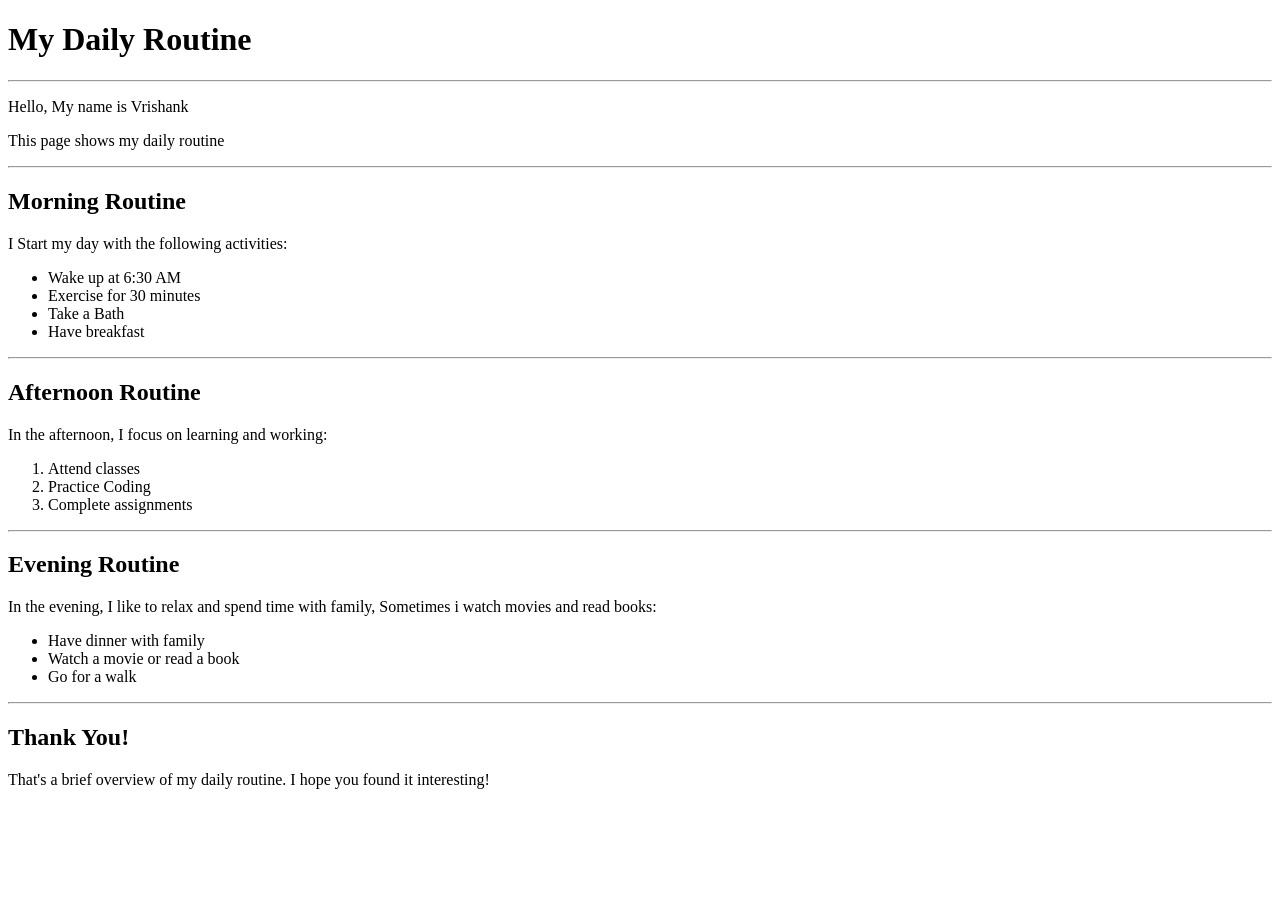
<file: html_1.html>
<!DOCTYPE html>
<html lang="en">
<head>
    <meta charset="UTF-8">
    <meta name="viewport" content="width=device-width, initial-scale=1.0">
    <title>My Daily Routine</title>
</head>
<body>
    <h1>My Daily Routine</h1>
    <hr>
    <p>Hello, My name is Vrishank</p>
    <p>This page shows my daily routine</p>
    <hr>
    <h2>Morning Routine</h2>
    <p>I Start my day with the following activities:</p>
    <ul>
        <li>Wake up at 6:30 AM</li>
        <li>Exercise for 30 minutes</li>
        <li>Take a Bath</li>
        <li>Have breakfast</li>
    </ul>
    <hr>
    <h2>Afternoon Routine</h2>
    <p>In the afternoon, I focus on learning and working:</p>
    <ol>
        <li>Attend classes</li>
        <li>Practice Coding</li>
        <li>Complete assignments</li>
    </ol>
    <hr>
    <h2>Evening Routine</h2>
    <p>In the evening, I like to relax and spend time with family, Sometimes i watch movies and read books:</p>
    <ul>
        <li>Have dinner with family</li>
        <li>Watch a movie or read a book</li>
        <li>Go for a walk</li>
    </ul>
    <hr>
    <h2>Thank You!</h2>
    <p>That's a brief overview of my daily routine. I hope you found it interesting!</p>
</body>
</html>
</file>
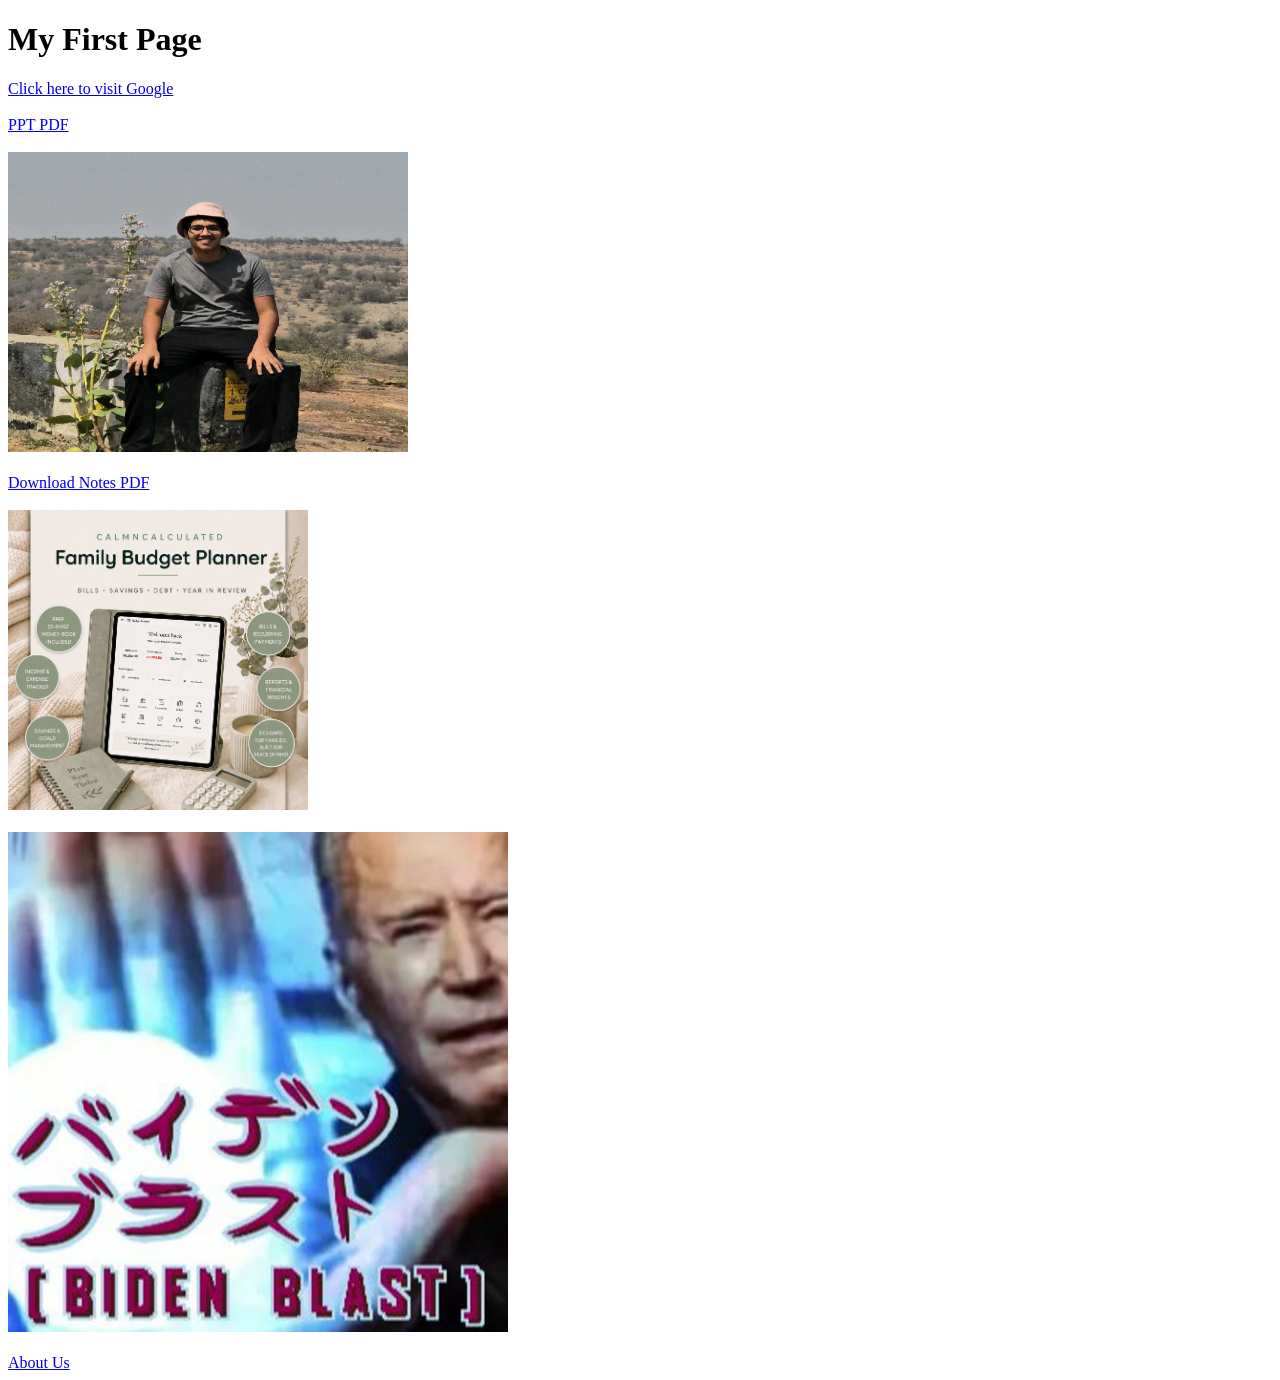
<file: html_2.html>
<!DOCTYPE html>
<html lang="en">

<head>
    <meta charset="UTF-8">
    <meta name="viewport" content="width=device-width, initial-scale=1.0">
    <title>My First Page</title>
</head>

<body>
    
    <h1>My First Page</h1>
    <a href="https://www.google.com" target="_blank">
        Click here to visit Google
    </a>
    <br><br>
    <a href="./QuantumRoute_SIH2026.pdf">
        PPT PDF
    </a>
    <br><br>
    <img src="./Images/sabun-profile.png" alt="Beautiful Mountain" height="300" width="400">
    <br><br>
    <a href="./notes.pdf" download>
        Download Notes PDF
    </a>
    <br><br>
    <img src="./Images/hero-budget.png" alt="Lazy Loaded Image" height="300" width="300" loading="lazy">
    <br><br>
    <img src="./Images/artworks-Kuy03FZ2fmF0NOsr-PqDzWg-t1080x1080.jpg" height="500" alt="Photo">
    <br><br>
    <a href="./about.html">
        About Us
    </a>
    

</body>
</html>
</file>
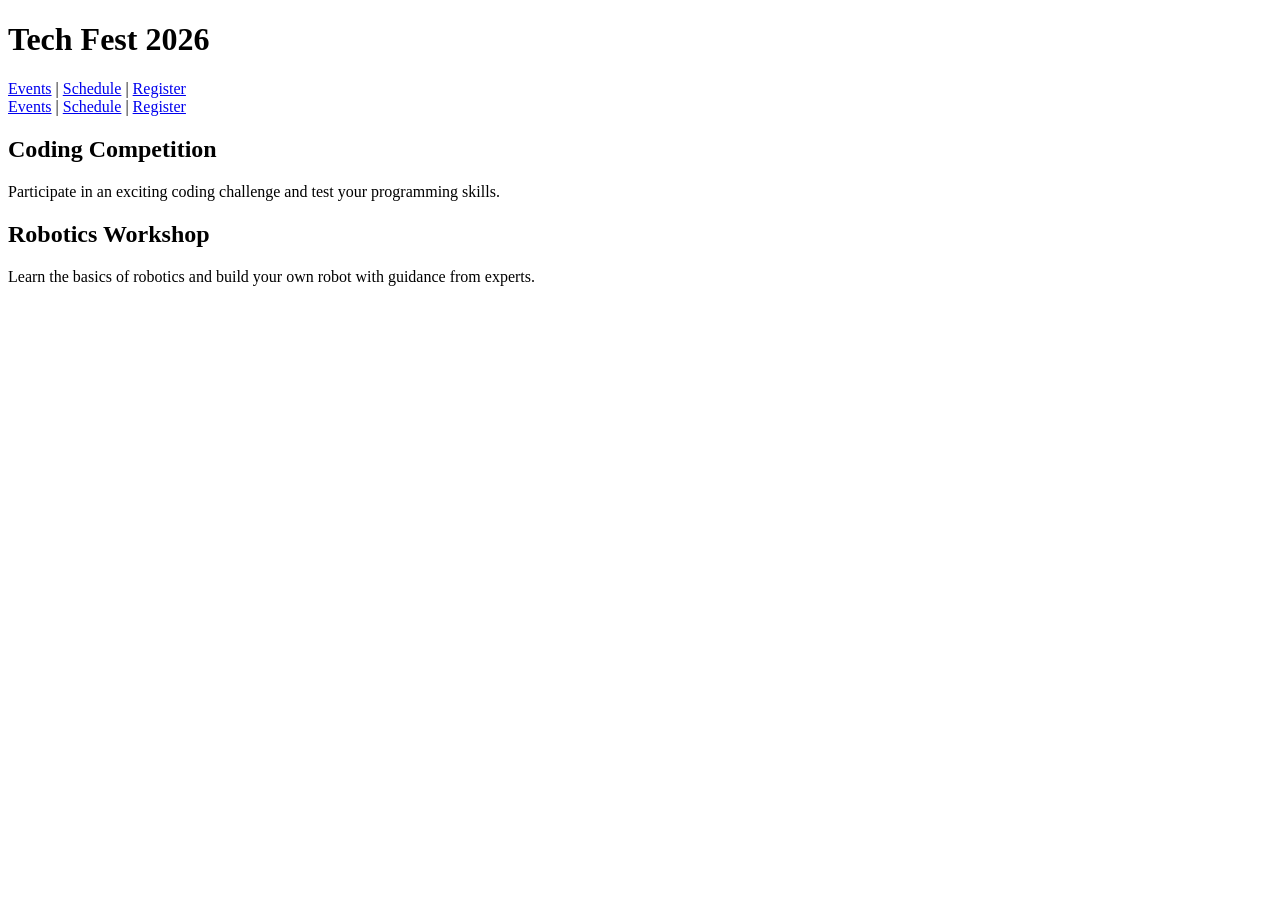
<file: html_3.html>
<!DOCTYPE html>
<html lang="en">
<head>
    <meta charset="UTF-8">
    <meta name="viewport" content="width=device-width, initial-scale=1.0">
    <title>Document</title>
</head>
<body>
    <!-- Header -->
  <header>
    <h1>Tech Fest 2026</h1>
  </header>

  <!-- Navigation -->
  <nav>
    <a href="./Event.html">Events</a> |
    <a href="#">Schedule</a> |
    <a href="#">Register</a>
  </nav>

  <!-- Navigation -->
  <nav>
    <a href="./Event.html">Events</a> |
    <a href="#">Schedule</a> |
    <a href="#">Register</a>
  </nav>

  <!-- Main Content -->
  <main>

    <!-- Coding Competition Section -->
    <section>
      <h2>Coding Competition</h2>
      <p>Participate in an exciting coding challenge and test your programming skills.</p>
    </section>

    <!-- Robotics Workshop Section -->
    <section>
      <h2>Robotics Workshop</h2>
      <p>Learn the basics of robotics and build your own robot with guidance from experts.</p>
    </section>

  </main>

  <!-- Footer -->
    
</body>
</html>
</file>
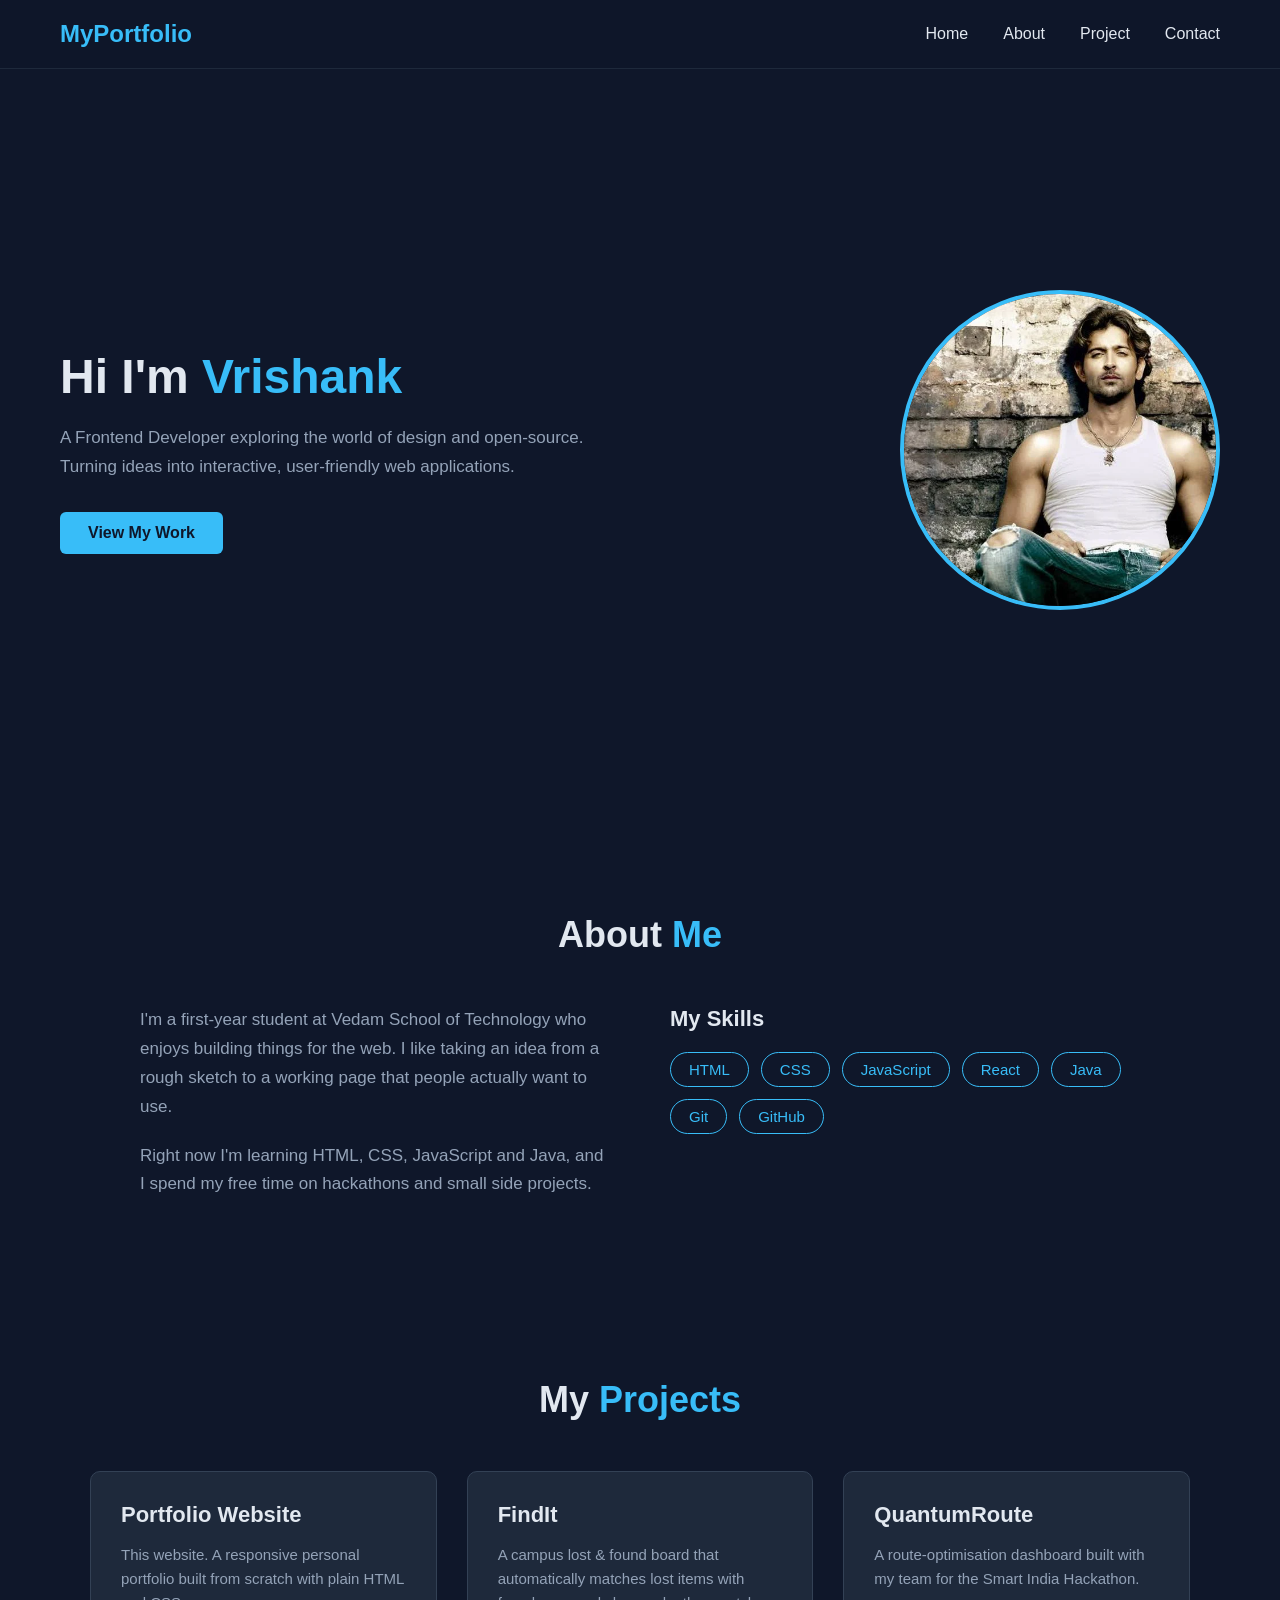
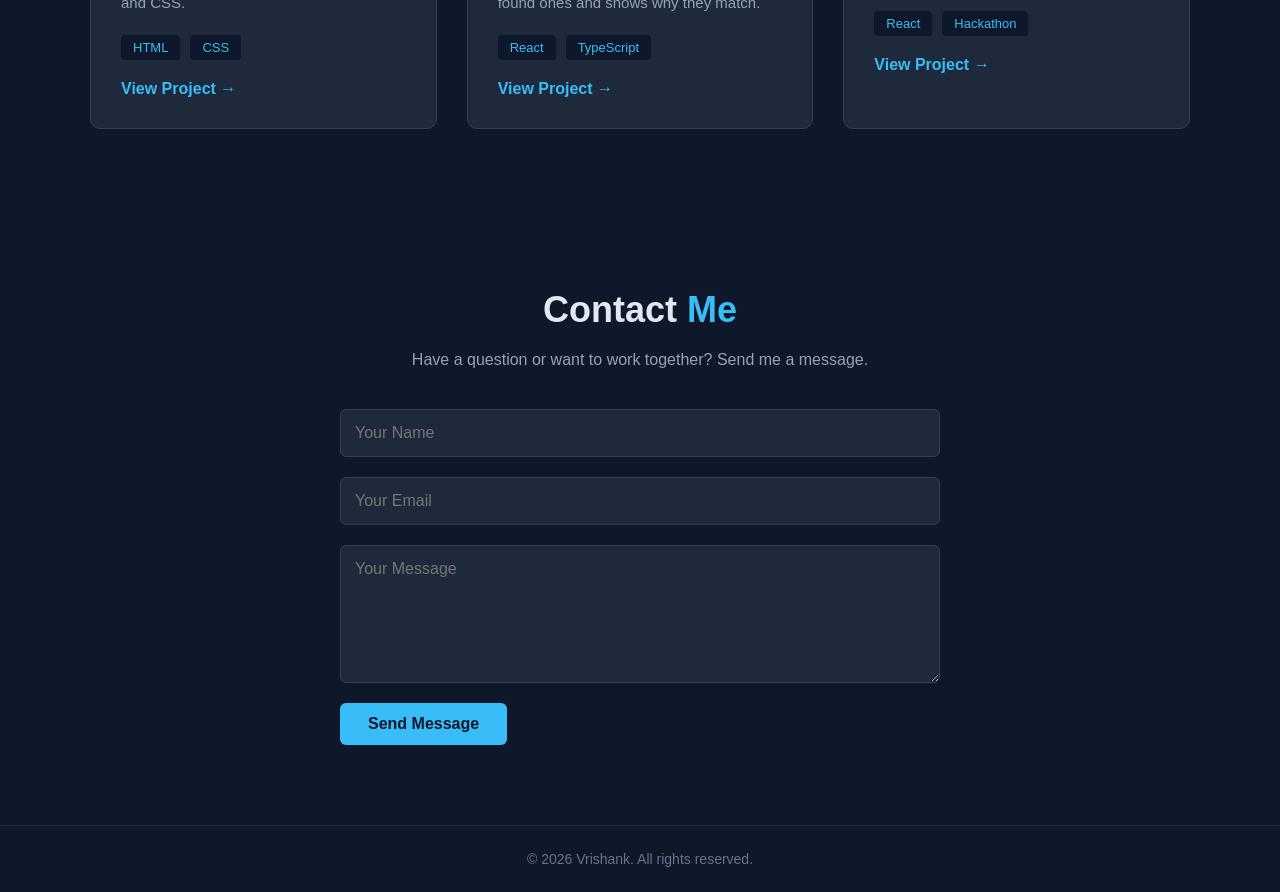
<file: Portfolio Making/portfolio_html.html>
<!DOCTYPE html>
<html lang="en">
<head>
    <meta charset="UTF-8">
    <meta name="viewport" content="width=device-width, initial-scale=1.0">
    <title>My Portfolio</title>
    <link rel="stylesheet" href="portfolio_css.css">
</head>
<body>

    <nav class="navbar">
        <h2 class="logo">MyPortfolio</h2>
        <ul class="nav-links">
            <li><a href="#home">Home</a></li>
            <li><a href="#about">About</a></li>
            <li><a href="#projects">Project</a></li>
            <li><a href="#contact">Contact</a></li>
        </ul>
    </nav>

    <section id="home" class="hero">
        <div class="hero-text">
            <h1>Hi I'm <span>Vrishank</span></h1>
            <p>A Frontend Developer exploring the world of design and open-source.
               Turning ideas into interactive, user-friendly web applications.</p>
            <a href="#projects" class="btn">View My Work</a>
        </div>

        <div class="hero-img">
            <img src="./images.webp" alt="My photo">
        </div>
    </section>

    <section id="about" class="about">
        <h2 class="section-title">About <span>Me</span></h2>

        <div class="about-content">
            <div class="about-text">
                <p>I'm a first-year student at Vedam School of Technology who enjoys
                   building things for the web. I like taking an idea from a rough
                   sketch to a working page that people actually want to use.</p>
                <p>Right now I'm learning HTML, CSS, JavaScript and Java, and I spend
                   my free time on hackathons and small side projects.</p>
            </div>

            <div class="skills">
                <h3>My Skills</h3>
                <ul class="skill-list">
                    <li>HTML</li>
                    <li>CSS</li>
                    <li>JavaScript</li>
                    <li>React</li>
                    <li>Java</li>
                    <li>Git</li>
                    <li>GitHub</li>
                </ul>
            </div>
        </div>
    </section>

    <section id="projects" class="projects">
        <h2 class="section-title">My <span>Projects</span></h2>

        <div class="project-grid">

            <div class="project-card">
                <h3>Portfolio Website</h3>
                <p>This website. A responsive personal portfolio built from scratch
                   with plain HTML and CSS.</p>
                <div class="tags">
                    <span>HTML</span>
                    <span>CSS</span>
                </div>
                <a href="#" class="project-link">View Project &rarr;</a>
            </div>

            <div class="project-card">
                <h3>FindIt</h3>
                <p>A campus lost &amp; found board that automatically matches lost
                   items with found ones and shows why they match.</p>
                <div class="tags">
                    <span>React</span>
                    <span>TypeScript</span>
                </div>
                <a href="#" class="project-link">View Project &rarr;</a>
            </div>

            <div class="project-card">
                <h3>QuantumRoute</h3>
                <p>A route-optimisation dashboard built with my team for the
                   Smart India Hackathon.</p>
                <div class="tags">
                    <span>React</span>
                    <span>Hackathon</span>
                </div>
                <a href="#" class="project-link">View Project &rarr;</a>
            </div>

        </div>
    </section>

    <section id="contact" class="contact">
        <h2 class="section-title">Contact <span>Me</span></h2>
        <p class="contact-intro">Have a question or want to work together? Send me a message.</p>

        <form class="contact-form">
            <input type="text" placeholder="Your Name" required>
            <input type="email" placeholder="Your Email" required>
            <textarea rows="6" placeholder="Your Message" required></textarea>
            <button type="submit" class="btn">Send Message</button>
        </form>
    </section>

    <footer class="footer">
        <p>&copy; 2026 Vrishank. All rights reserved.</p>
    </footer>

</body>
</html>
</file>
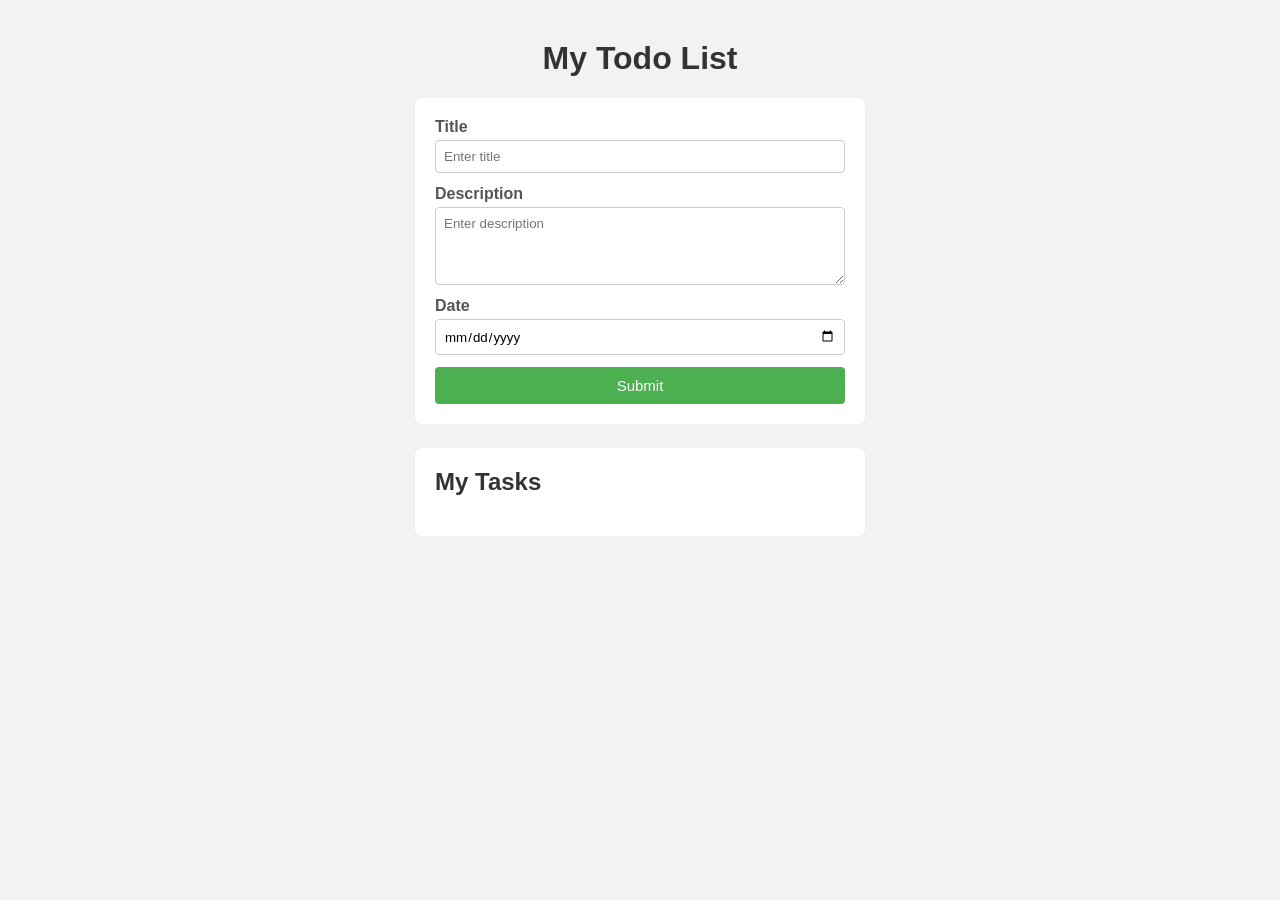
<file: Todo list/Todo.html>
<!DOCTYPE html>
<html lang="en">
<head>
    <meta charset="UTF-8">
    <meta name="viewport" content="width=device-width, initial-scale=1.0">
    <title>Todo List</title>
    <link rel="stylesheet" href="Todo.css">
    <script src="Todo.js" defer></script>
</head>
<body>
    <div id="root">
        <h1>My Todo List</h1>
        <div id="input-div">
            <div class="field">
                <label for="title-input">Title</label>
                <input type="text" id="title-input" placeholder="Enter title">
            </div>
            <div class="field">
                <label for="desc-input">Description</label>
                <textarea id="desc-input" placeholder="Enter description"></textarea>
            </div>
            <div class="field">
                <label for="date-input">Date</label>
                <input type="date" id="date-input">
            </div>
            <button id="submit-btn">Submit</button>
        </div>
        <div id="output-div">
            <h2>My Tasks</h2>
            <ul id="todo-list"></ul>
        </div>
    </div>
</body>
</html>
</file>
<file: Portfolio Making/portfolio_css.css>
* {
    margin: 0;
    padding: 0;
    box-sizing: border-box;
}

body { 
    font-family: Arial, Helvetica, sans-serif;
    background-color: #0f172a;
    color: #e2e8f0;
}

.navbar {
    display: flex;
    justify-content: space-between;
    align-items: center;
    padding: 20px 60px;
    background-color: rgba(15, 23, 42, 0.9);
    border-bottom: 1px solid #1e293b;
    position: sticky;
    top: 0;
    backdrop-filter: blur(10px);
    z-index: 10;
}

.logo {
    font-size: 24px;
    color: #38bdf8;
}

.nav-links {
    display: flex;
    gap: 35px;
    list-style: none;
}

.nav-links a {
    text-decoration: none;
    color: #e2e8f0;
    font-size: 16px;
}

.nav-links a:hover {
    color: #38bdf8;
}

.hero {
    display: flex;
    justify-content: space-between;
    align-items: center;
    gap: 60px;
    padding: 80px 60px;
    min-height: 85vh;
}

.hero-text {
    max-width: 550px;
}

.hero-text h1 {
    font-size: 48px;
    margin-bottom: 20px;
}

/* just the name inside the h1 */
.hero-text span {
    color: #38bdf8;
}

.hero-text p {
    font-size: 17px;
    line-height: 1.7;
    color: #94a3b8;
    margin-bottom: 30px;
}

.btn {
    display: inline-block;
    text-decoration: none;
    background-color: #38bdf8;
    color: #0f172a;
    padding: 12px 28px;
    border-radius: 6px;
    font-weight: bold;
}

.btn:hover {
    background-color: #0ea5e9;
}



.hero-img img {
    width: 320px;
    height: 320px;
    border-radius: 50%;
    object-fit: cover;
    border: 4px solid #38bdf8;
}

html {
    scroll-behavior: smooth;
}

.about,
.projects,
.contact {
    padding: 80px 60px;
}

.section-title {
    font-size: 36px;
    text-align: center;
    margin-bottom: 50px;
}

.section-title span {
    color: #38bdf8;
}

.about-content {
    display: flex;
    gap: 60px;
    max-width: 1000px;
    margin: 0 auto;
}

.about-text,
.skills {
    flex: 1;
}

.about-text p {
    font-size: 17px;
    line-height: 1.7;
    color: #94a3b8;
    margin-bottom: 20px;
}

.skills h3 {
    font-size: 22px;
    margin-bottom: 20px;
}

.skill-list {
    display: flex;
    flex-wrap: wrap;
    gap: 12px;
    list-style: none;
}

.skill-list li {
    padding: 8px 18px;
    border: 1px solid #38bdf8;
    border-radius: 20px;
    color: #38bdf8;
    font-size: 15px;
}

.project-grid {
    display: grid;
    grid-template-columns: repeat(auto-fit, minmax(280px, 1fr));
    gap: 30px;
    max-width: 1100px;
    margin: 0 auto;
}

.project-card {
    background-color: #1e293b;
    padding: 30px;
    border-radius: 10px;
    border: 1px solid #334155;
    transition: transform 0.3s, border-color 0.3s;
}

.project-card:hover {
    transform: translateY(-8px);
    border-color: #38bdf8;
}

.project-card h3 {
    font-size: 22px;
    margin-bottom: 15px;
}

.project-card p {
    font-size: 15px;
    line-height: 1.6;
    color: #94a3b8;
    margin-bottom: 20px;
}

.tags {
    display: flex;
    gap: 10px;
    margin-bottom: 20px;
}

.tags span {
    background-color: #0f172a;
    color: #38bdf8;
    padding: 5px 12px;
    border-radius: 4px;
    font-size: 13px;
}

.project-link {
    text-decoration: none;
    color: #38bdf8;
    font-weight: bold;
}

.project-link:hover {
    text-decoration: underline;
}

.contact-intro {
    text-align: center;
    color: #94a3b8;
    margin-top: -30px;
    margin-bottom: 40px;
}

.contact-form {
    display: flex;
    flex-direction: column;
    gap: 20px;
    max-width: 600px;
    margin: 0 auto;
}

.contact-form input,
.contact-form textarea {
    background-color: #1e293b;
    border: 1px solid #334155;
    border-radius: 6px;
    padding: 14px;
    color: #e2e8f0;
    font-size: 16px;
    font-family: inherit;
}

.contact-form input:focus,
.contact-form textarea:focus {
    outline: none;
    border-color: #38bdf8;
}

.contact-form button {
    border: none;
    cursor: pointer;
    font-size: 16px;
    align-self: flex-start;
}


.footer {
    text-align: center;
    padding: 25px;
    border-top: 1px solid #1e293b;
    color: #64748b;
    font-size: 14px;
}
</file>
<file: Todo list/Todo.css>
body {
    font-family: Arial, sans-serif;
    background-color: #f2f2f2;
}

#root {
    width: 450px;
    margin: 40px auto;
}

h1 {
    text-align: center;
    color: #333;
}

#input-div {
    display: flex;
    flex-direction: column;
    gap: 12px;
    padding: 20px;
    background-color: white;
    border-radius: 8px;
    margin-bottom: 24px;
}

.field {
    display: flex;
    flex-direction: column;
    gap: 4px;
}

.field label {
    font-weight: bold;
    color: #555;
}

.field input,
.field textarea {
    padding: 8px;
    border: 1px solid #ccc;
    border-radius: 4px;
    font-family: Arial, sans-serif;
}

.field textarea {
    height: 60px;
    resize: vertical;
}

#submit-btn {
    padding: 10px;
    background-color: #4caf50;
    color: white;
    border: none;
    border-radius: 4px;
    font-size: 15px;
    cursor: pointer;
}

#submit-btn:hover {
    background-color: #45a049;
}

#output-div {
    padding: 20px;
    background-color: white;
    border-radius: 8px;
}

#output-div h2 {
    margin-top: 0;
    color: #333;
}

#todo-list {
    list-style: none;
    padding: 0;
    margin: 0;
}

.task-card {
    background-color: #f9f9f9;
    border-left: 4px solid #4caf50;
    border-radius: 6px;
    padding: 12px 16px;
    margin-bottom: 12px;
}

.task-card h3 {
    margin: 0 0 6px;
    cursor: pointer;
}

.task-card p {
    margin: 0 0 6px;
    color: #555;
}

.task-date {
    font-size: 13px;
    color: #888;
}

.delete-btn {
    padding: 5px 10px;
    background-color: #e74c3c;
    color: white;
    border: none;
    border-radius: 4px;
    cursor: pointer;
}

.delete-btn:hover {
    background-color: #c0392b;
}
</file>
